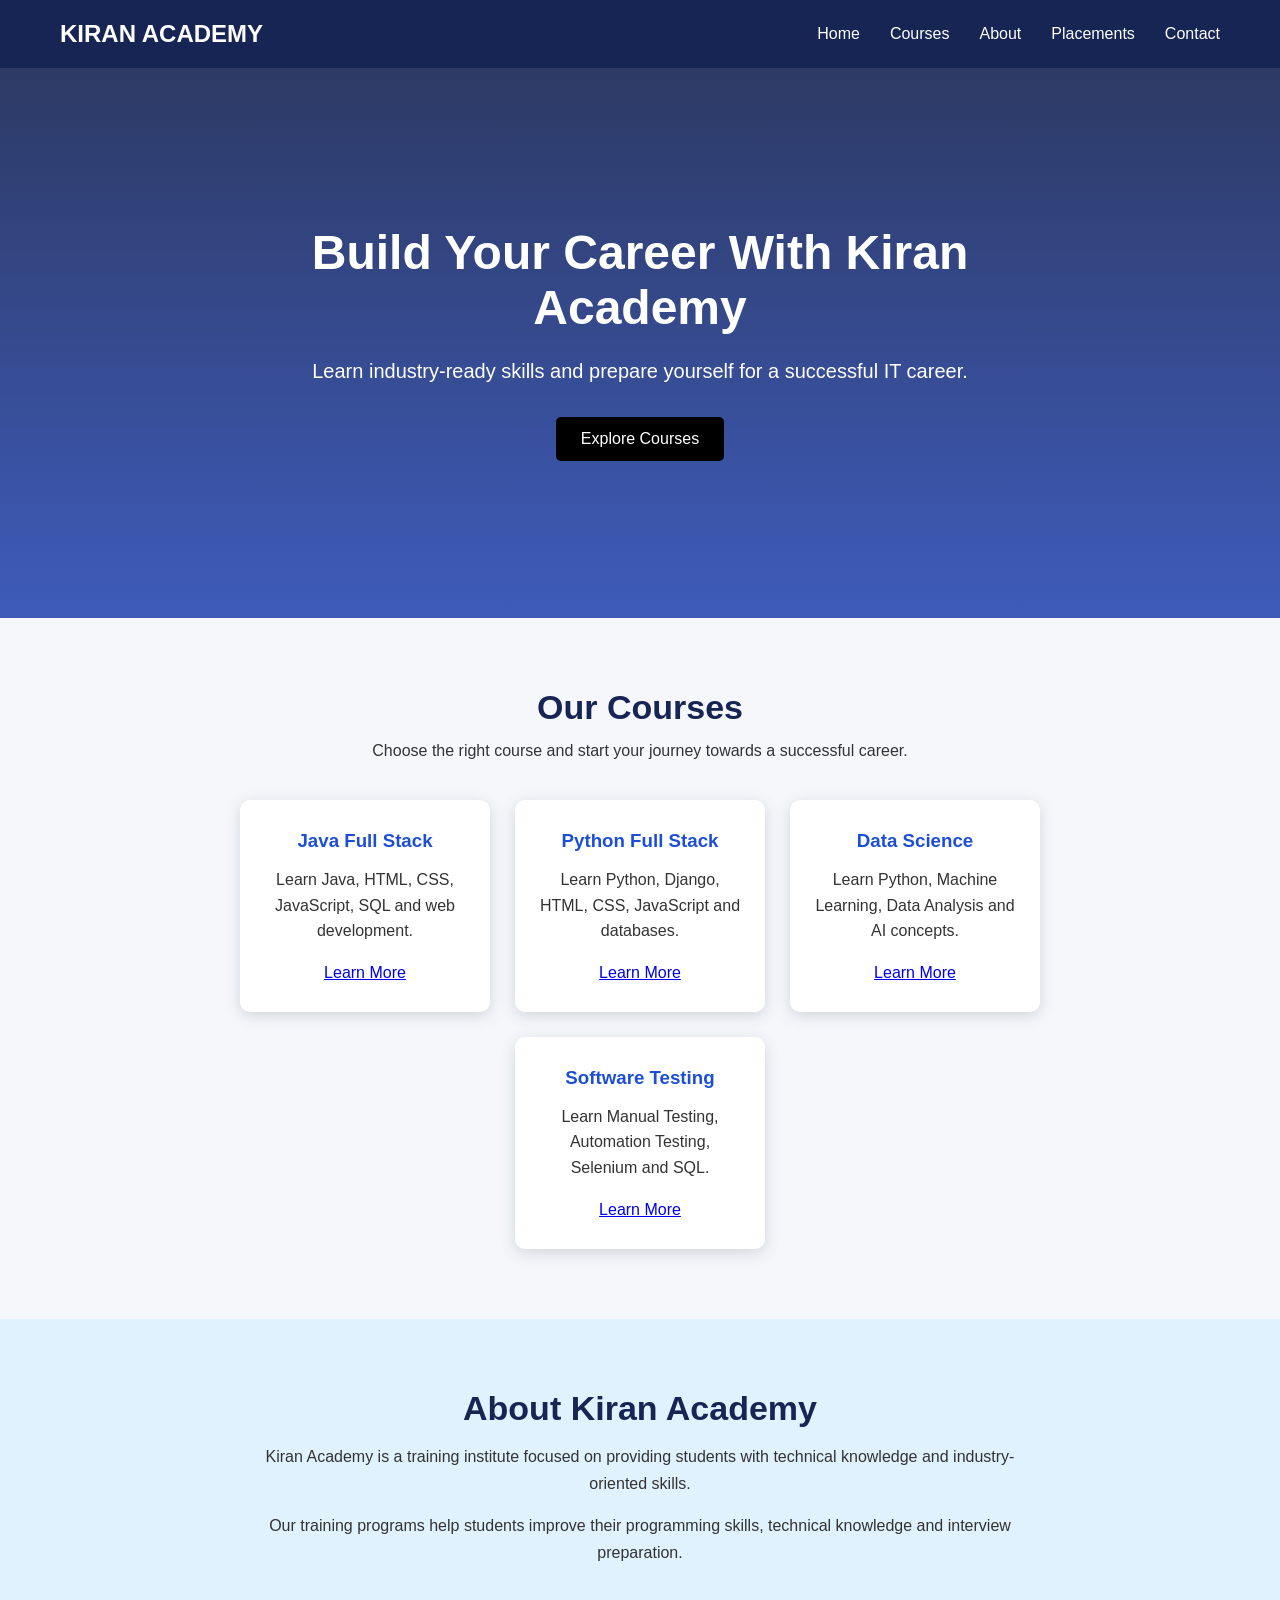
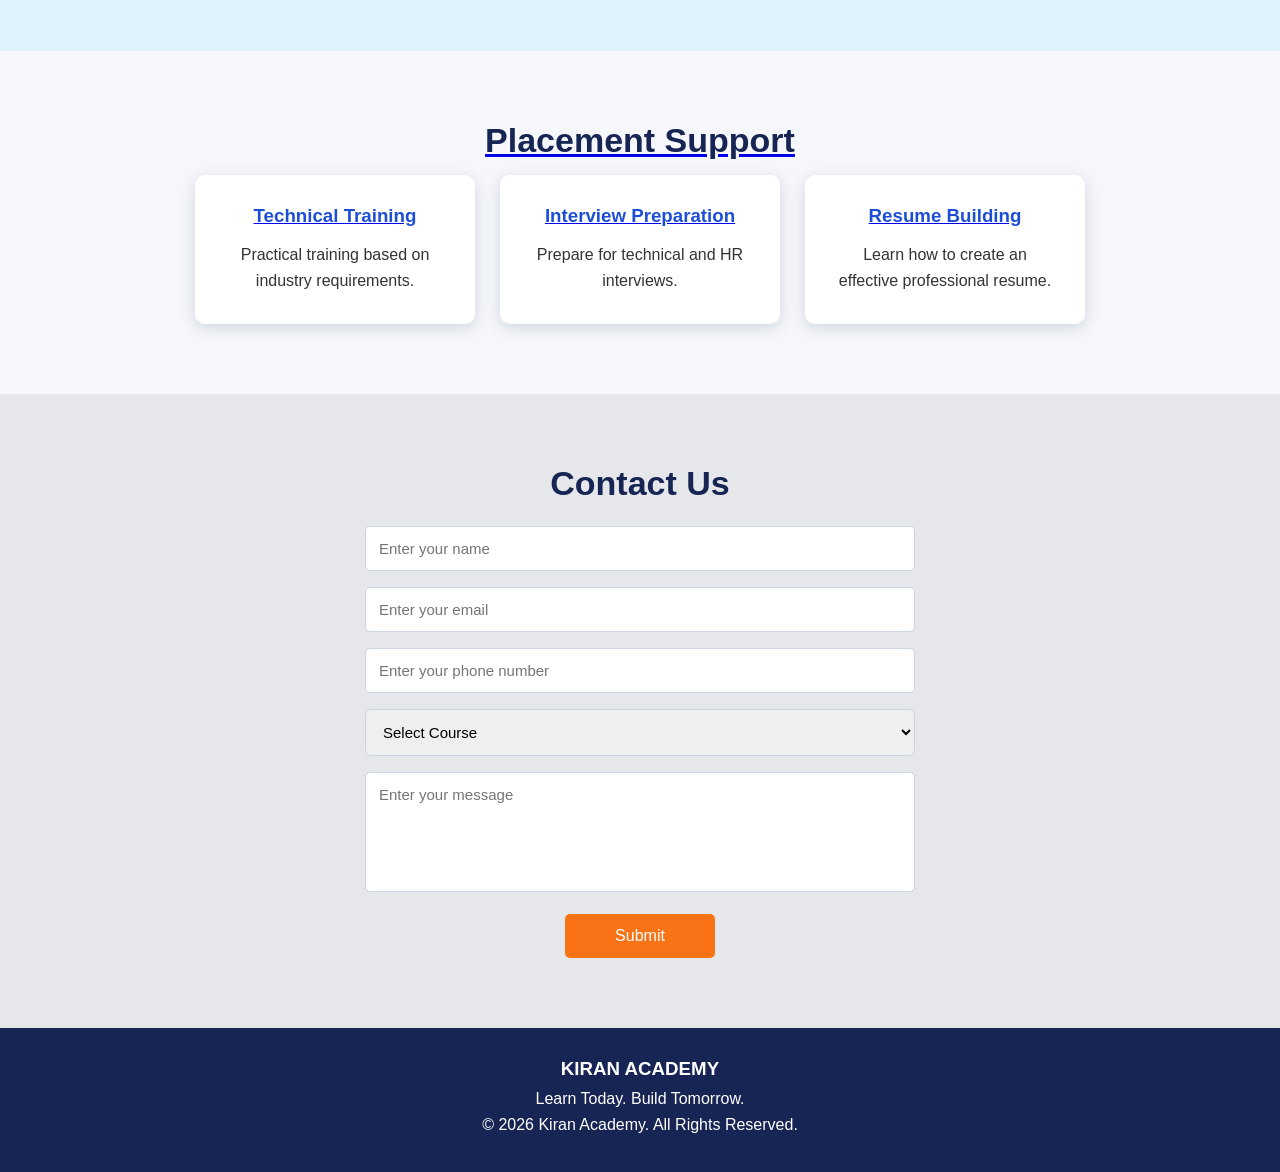
<file: index.html>
<!DOCTYPE html>
<html lang="en">
<head>
    <meta charset="UTF-8">
    <meta name="viewport" content="width=device-width, initial-scale=1.0">

    <title>Kiran Academy</title>

    <link rel="stylesheet" href="style.css">
</head>

<body>

    <!-- Navigation Bar -->
    <header>
        <nav>
            <div class="logo">
                KIRAN ACADEMY
            </div>

            <ul>
                <li><a href="#home">Home</a></li>
                <li><a href="#courses">Courses</a></li>
                <li><a href="#about">About</a></li>
                <li><a href="#placements">Placements</a></li>
                <li><a href="#contact">Contact</a></li>
            </ul>
        </nav>
    </header>


    <!-- Home Section -->
    <section id="home" class="hero">

        <div class="hero-content">

            <h1>Build Your Career With Kiran Academy</h1>

            <p>
                Learn industry-ready skills and prepare yourself
                for a successful IT career.
            </p>

            <a href="#courses" class="explore-btn">Explore Courses</a>

        </div>

    </section>


    <!-- Courses Section -->
    <section id="courses">

        <h2>Our Courses</h2>

        <p class="section-text">
            Choose the right course and start your journey towards
            a successful career.
        </p>


        <div class="course-container">

            <div class="course-card">
                <h3>Java Full Stack</h3>

                <p>
                    Learn Java, HTML, CSS, JavaScript,
                    SQL and web development.
                </p>

            <a href="java.html" class="learn-btn">Learn More</a>
            </div>


            <div class="course-card">
                <h3>Python Full Stack</h3>

                <p>
                    Learn Python, Django, HTML, CSS,
                    JavaScript and databases.
                </p>

             <a href="python.html" class="learn-btn">Learn More</a>   
            </div>


            <div class="course-card">
                <h3>Data Science</h3>

                <p>
                    Learn Python, Machine Learning,
                    Data Analysis and AI concepts.
                </p>

                <a href="python.html" class="learn-btn">Learn More</a>
            </div>


            <div class="course-card">
                <h3>Software Testing</h3>

                <p>
                    Learn Manual Testing, Automation Testing,
                    Selenium and SQL.
                </p>

                <a href="software-testing.html" class="learn-btn">Learn More</a>
            </div>

        </div>

    </section>


    <!-- About Section -->
    <section id="about" class="about">

        <h2>About Kiran Academy</h2>

        <p>
            Kiran Academy is a training institute focused on
            providing students with technical knowledge and
            industry-oriented skills.
        </p>

        <p>
            Our training programs help students improve their
            programming skills, technical knowledge and interview
            preparation.
        </p>

    </section>


    <!-- Placement Section -->
    <section id="placements">

      <a href="placement.html" class="placement-link">
    <h2>Placement Support</h2>
</a>  

        <div class="placement-container">

            <div class="placement-box">
                <a href="technical-training.html" class="placement-link">
    <h3>Technical Training</h3>
</a>
                <p>
                    Practical training based on industry requirements.
                </p>
            </div>

            <div class="placement-box">
                <a href="interview-preparation.html" class="placement-link">
    <h3>Interview Preparation</h3>
</a>
                <p>
                    Prepare for technical and HR interviews.
                </p>
            </div>

            <div class="placement-box">
                <a href="resume-building.html" class="placement-link">
    <h3>Resume Building</h3>
</a>
                <p>
                    Learn how to create an effective professional resume.
                </p>
            </div>

        </div>

    </section>


    <!-- Contact Section -->
    <section id="contact" class="contact">

        <h2>Contact Us</h2>

        <form>

            <input type="text" placeholder="Enter your name">

            <input type="email" placeholder="Enter your email">

            <input type="tel" placeholder="Enter your phone number">

            <select>
                <option>Select Course</option>
                <option>Java Full Stack</option>
                <option>Python Full Stack</option>
                <option>Data Science</option>
                <option>Software Testing</option>
            </select>

            <textarea placeholder="Enter your message"></textarea>

            <button type="submit">Submit</button>

        </form>

    </section>


    <!-- Footer -->
    <footer>

        <h3>KIRAN ACADEMY</h3>

        <p>
            Learn Today. Build Tomorrow.
        </p>

        <p>
            © 2026 Kiran Academy. All Rights Reserved.
        </p>

    </footer>

</body>
</html>
</file>
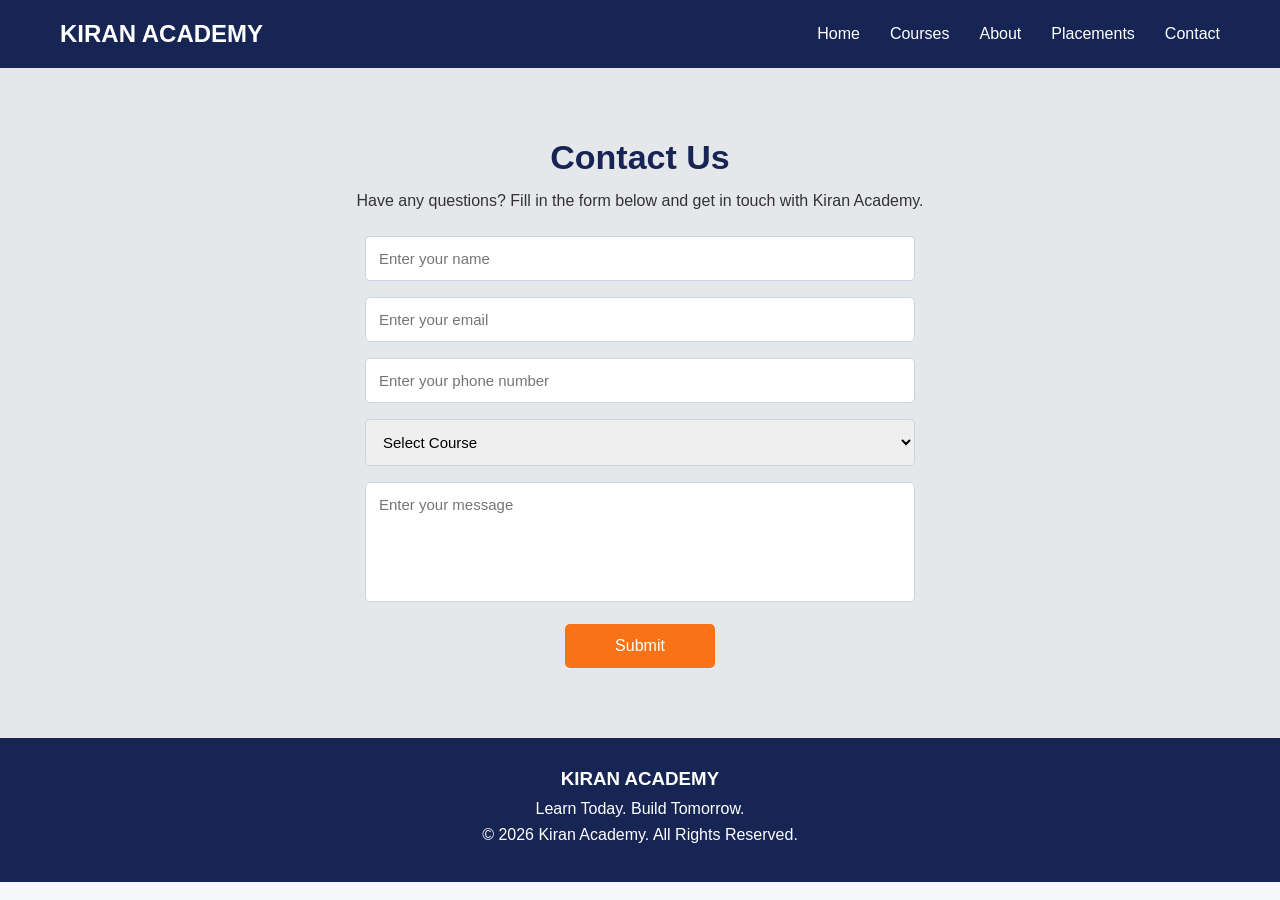
<file: contact.html>
<!DOCTYPE html>
<html lang="en">

<head>
    <meta charset="UTF-8">
    <meta name="viewport" content="width=device-width, initial-scale=1.0">

    <title>Contact Us - Kiran Academy</title>

    <link rel="stylesheet" href="style.css">
</head>

<body>

    <!-- Navigation Bar -->
    <header>
        <nav>

            <div class="logo">
                KIRAN ACADEMY
            </div>

            <ul>
                <li><a href="index.html">Home</a></li>
                <li><a href="index.html#courses">Courses</a></li>
                <li><a href="index.html#about">About</a></li>
                <li><a href="index.html#placements">Placements</a></li>
                <li><a href="contact.html">Contact</a></li>
            </ul>

        </nav>
    </header>


    <!-- Contact Section -->
    <section class="contact">

        <h2>Contact Us</h2>

        <p>
            Have any questions? Fill in the form below
            and get in touch with Kiran Academy.
        </p>

        <br>

        <form>

            <input type="text" placeholder="Enter your name" required>

            <input type="email" placeholder="Enter your email" required>

            <input type="tel" placeholder="Enter your phone number" required>

            <select required>
                <option value="">Select Course</option>
                <option>Java Full Stack</option>
                <option>Python Full Stack</option>
                <option>Data Science</option>
                <option>Software Testing</option>
            </select>

            <textarea placeholder="Enter your message" required></textarea>

            <button type="submit">Submit</button>

        </form>

    </section>


    <!-- Footer -->
    <footer>

        <h3>KIRAN ACADEMY</h3>

        <p>Learn Today. Build Tomorrow.</p>

        <p>© 2026 Kiran Academy. All Rights Reserved.</p>

    </footer>

</body>

</html>
</file>
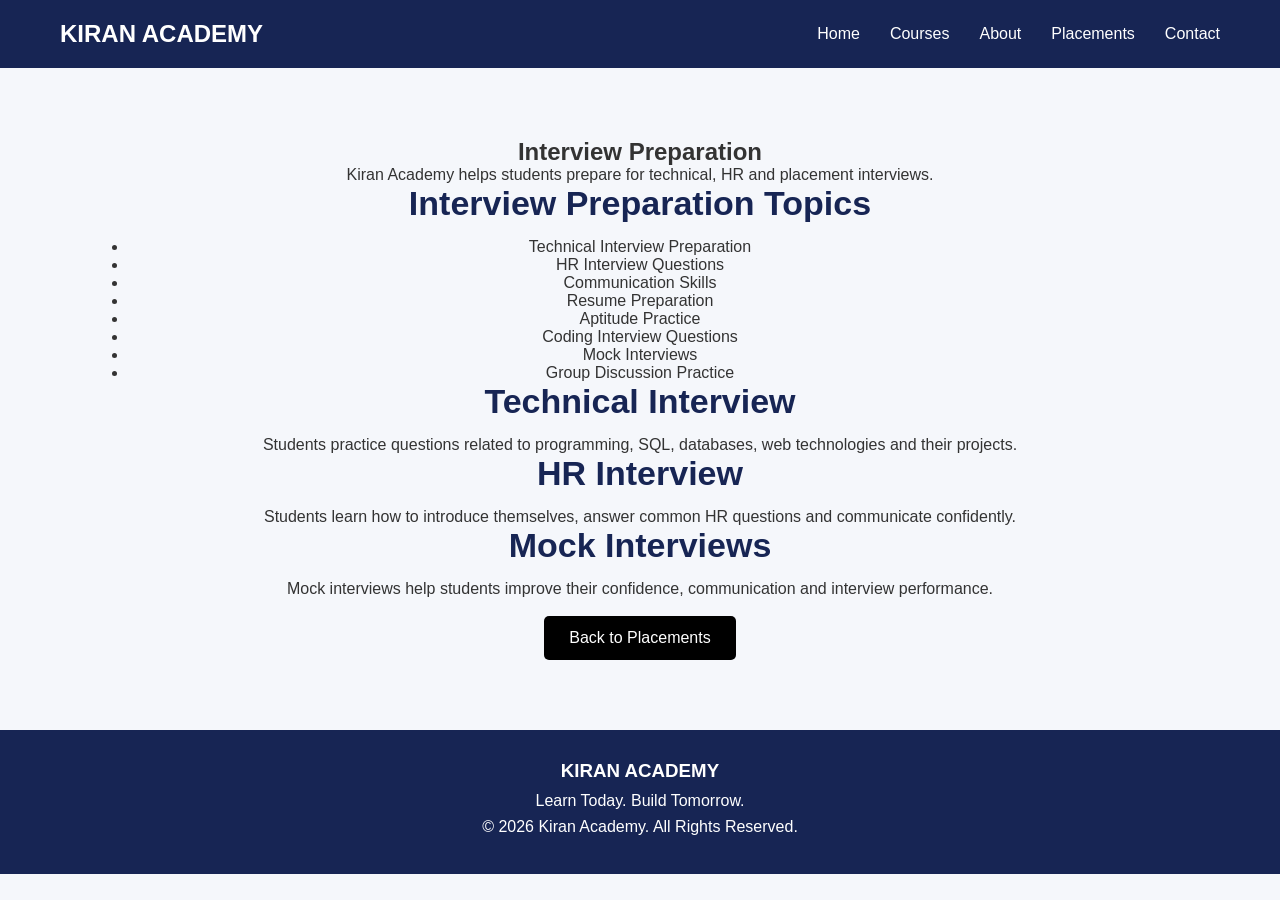
<file: interview-preparation.html>
<!DOCTYPE html>
<html lang="en">

<head>
    <meta charset="UTF-8">
    <meta name="viewport" content="width=device-width, initial-scale=1.0">

    <title>Interview Preparation - Kiran Academy</title>

    <link rel="stylesheet" href="style.css">
</head>

<body>

    <!-- Navigation Bar -->
    <header>
        <nav>

            <div class="logo">
                KIRAN ACADEMY
            </div>

            <ul>
                <li><a href="index.html">Home</a></li>
                <li><a href="index.html#courses">Courses</a></li>
                <li><a href="index.html#about">About</a></li>
                <li><a href="index.html#placements">Placements</a></li>
                <li><a href="index.html#contact">Contact</a></li>
            </ul>

        </nav>
    </header>


    <!-- Interview Preparation -->
    <section class="course-details">

        <h1>Interview Preparation</h1>

        <p>
            Kiran Academy helps students prepare for technical,
            HR and placement interviews.
        </p>


        <h2>Interview Preparation Topics</h2>

        <ul>
            <li>Technical Interview Preparation</li>
            <li>HR Interview Questions</li>
            <li>Communication Skills</li>
            <li>Resume Preparation</li>
            <li>Aptitude Practice</li>
            <li>Coding Interview Questions</li>
            <li>Mock Interviews</li>
            <li>Group Discussion Practice</li>
        </ul>


        <h2>Technical Interview</h2>

        <p>
            Students practice questions related to programming,
            SQL, databases, web technologies and their projects.
        </p>


        <h2>HR Interview</h2>

        <p>
            Students learn how to introduce themselves,
            answer common HR questions and communicate confidently.
        </p>


        <h2>Mock Interviews</h2>

        <p>
            Mock interviews help students improve their confidence,
            communication and interview performance.
        </p>


        <br>

        <a href="index.html#placements" class="explore-btn">
            Back to Placements
        </a>

    </section>


    <!-- Footer -->
    <footer>

        <h3>KIRAN ACADEMY</h3>

        <p>Learn Today. Build Tomorrow.</p>

        <p>© 2026 Kiran Academy. All Rights Reserved.</p>

    </footer>

</body>

</html>
</file>
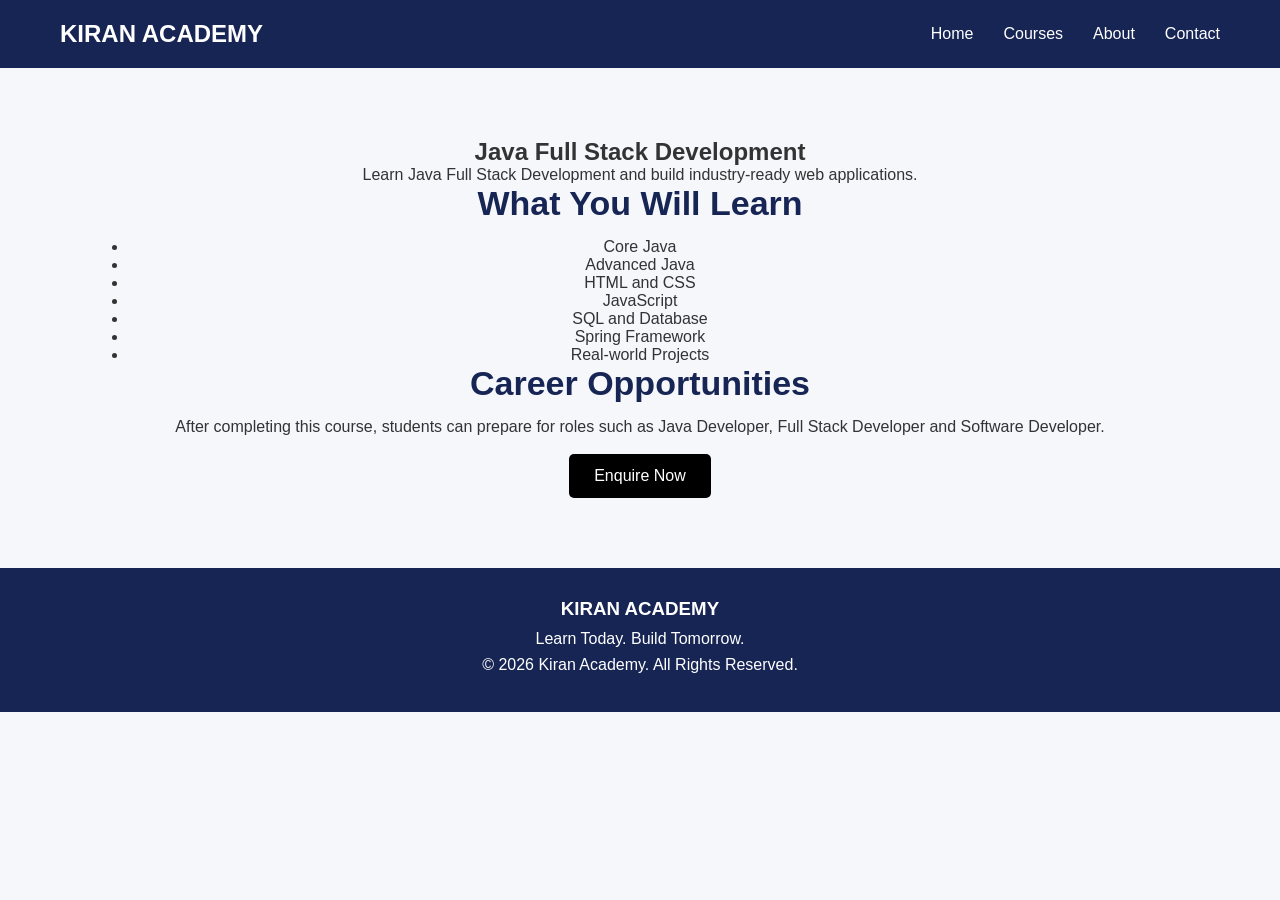
<file: java.html>
<!DOCTYPE html>
<html lang="en">

<head>
    <meta charset="UTF-8">
    <meta name="viewport" content="width=device-width, initial-scale=1.0">
    <title>Java Full Stack - Kiran Academy</title>

    <link rel="stylesheet" href="style.css">
</head>

<body>

    <header>
        <nav>
            <div class="logo">KIRAN ACADEMY</div>

            <ul>
                <li><a href="index.html">Home</a></li>
                <li><a href="index.html#courses">Courses</a></li>
                <li><a href="index.html#about">About</a></li>
                <li><a href="index.html#contact">Contact</a></li>
            </ul>
        </nav>
    </header>


    <section class="course-details">

        <h1>Java Full Stack Development</h1>

        <p>
            Learn Java Full Stack Development and build
            industry-ready web applications.
        </p>

        <h2>What You Will Learn</h2>

        <ul>
            <li>Core Java</li>
            <li>Advanced Java</li>
            <li>HTML and CSS</li>
            <li>JavaScript</li>
            <li>SQL and Database</li>
            <li>Spring Framework</li>
            <li>Real-world Projects</li>
        </ul>

        <h2>Career Opportunities</h2>

        <p>
            After completing this course, students can prepare
            for roles such as Java Developer, Full Stack Developer
            and Software Developer.
        </p>

        <br>

        <a href="index.html#contact" class="explore-btn">
            Enquire Now
        </a>

    </section>


    <footer>
        <h3>KIRAN ACADEMY</h3>
        <p>Learn Today. Build Tomorrow.</p>
        <p>© 2026 Kiran Academy. All Rights Reserved.</p>
    </footer>

</body>
</html>
</file>
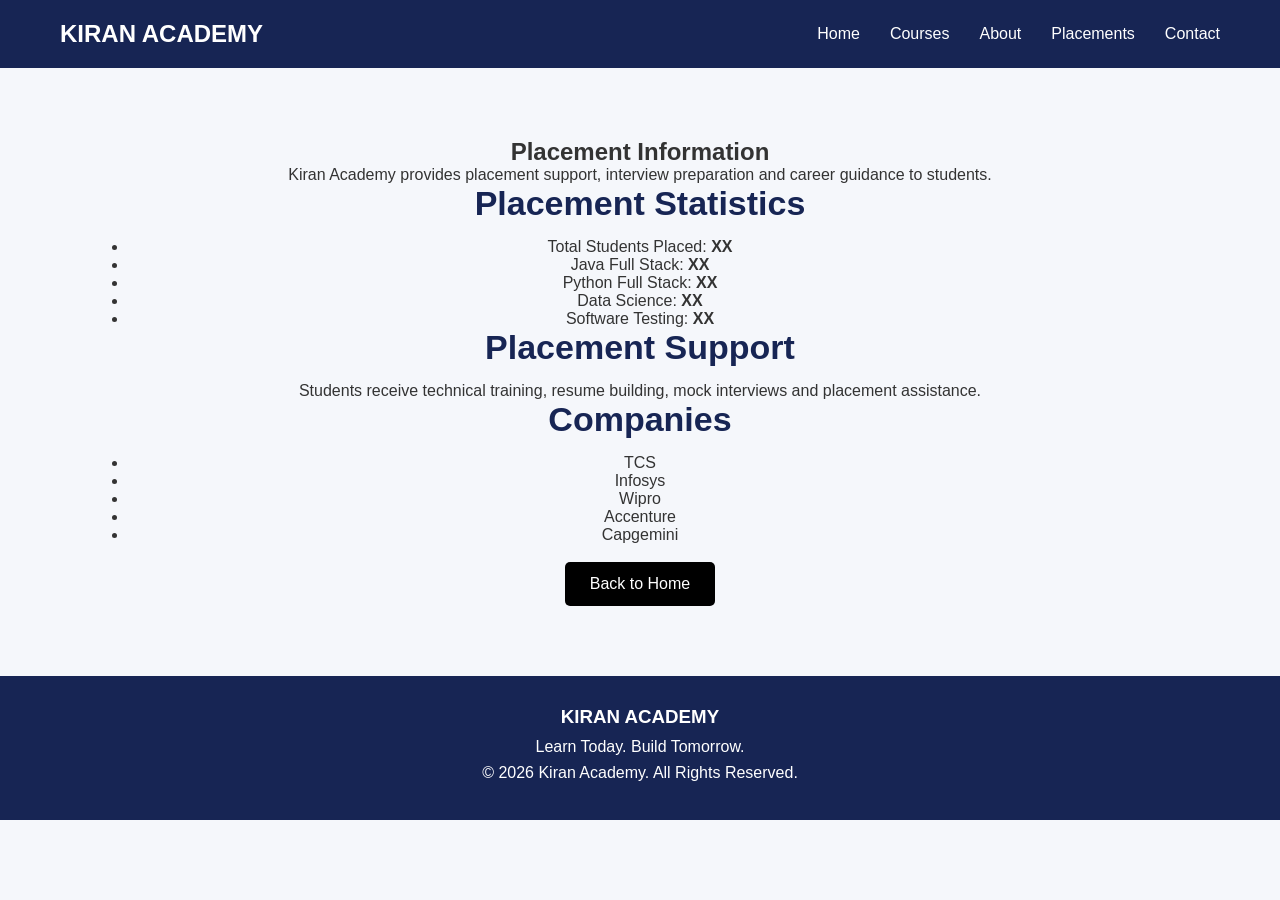
<file: placement.html>
<!DOCTYPE html>
<html lang="en">

<head>
    <meta charset="UTF-8">
    <meta name="viewport" content="width=device-width, initial-scale=1.0">

    <title>Placements - Kiran Academy</title>

    <link rel="stylesheet" href="style.css">
</head>

<body>

    <!-- Navigation Bar -->
    <header>
        <nav>

            <div class="logo">
                KIRAN ACADEMY
            </div>

            <ul>
                <li><a href="index.html">Home</a></li>
                <li><a href="index.html#courses">Courses</a></li>
                <li><a href="index.html#about">About</a></li>
                <li><a href="index.html#placements">Placements</a></li>
                <li><a href="index.html#contact">Contact</a></li>
            </ul>

        </nav>
    </header>


    <!-- Placement Details -->
    <section class="course-details">

        <h1>Placement Information</h1>

        <p>
            Kiran Academy provides placement support,
            interview preparation and career guidance to students.
        </p>


        <h2>Placement Statistics</h2>

        <ul>
            <li>Total Students Placed: <b>XX</b></li>
            <li>Java Full Stack: <b>XX</b></li>
            <li>Python Full Stack: <b>XX</b></li>
            <li>Data Science: <b>XX</b></li>
            <li>Software Testing: <b>XX</b></li>
        </ul>


        <h2>Placement Support</h2>

        <p>
            Students receive technical training, resume building,
            mock interviews and placement assistance.
        </p>
<h2>Companies</h2>

<ul>
    <li>TCS</li>
    <li>Infosys</li>
    <li>Wipro</li>
    <li>Accenture</li>
    <li>Capgemini</li>
</ul>

        

        <br>

        <a href="index.html" class="explore-btn">
            Back to Home
        </a>

    </section>


    <!-- Footer -->
    <footer>

        <h3>KIRAN ACADEMY</h3>

        <p>Learn Today. Build Tomorrow.</p>

        <p>© 2026 Kiran Academy. All Rights Reserved.</p>

    </footer>

</body>

</html>
</file>
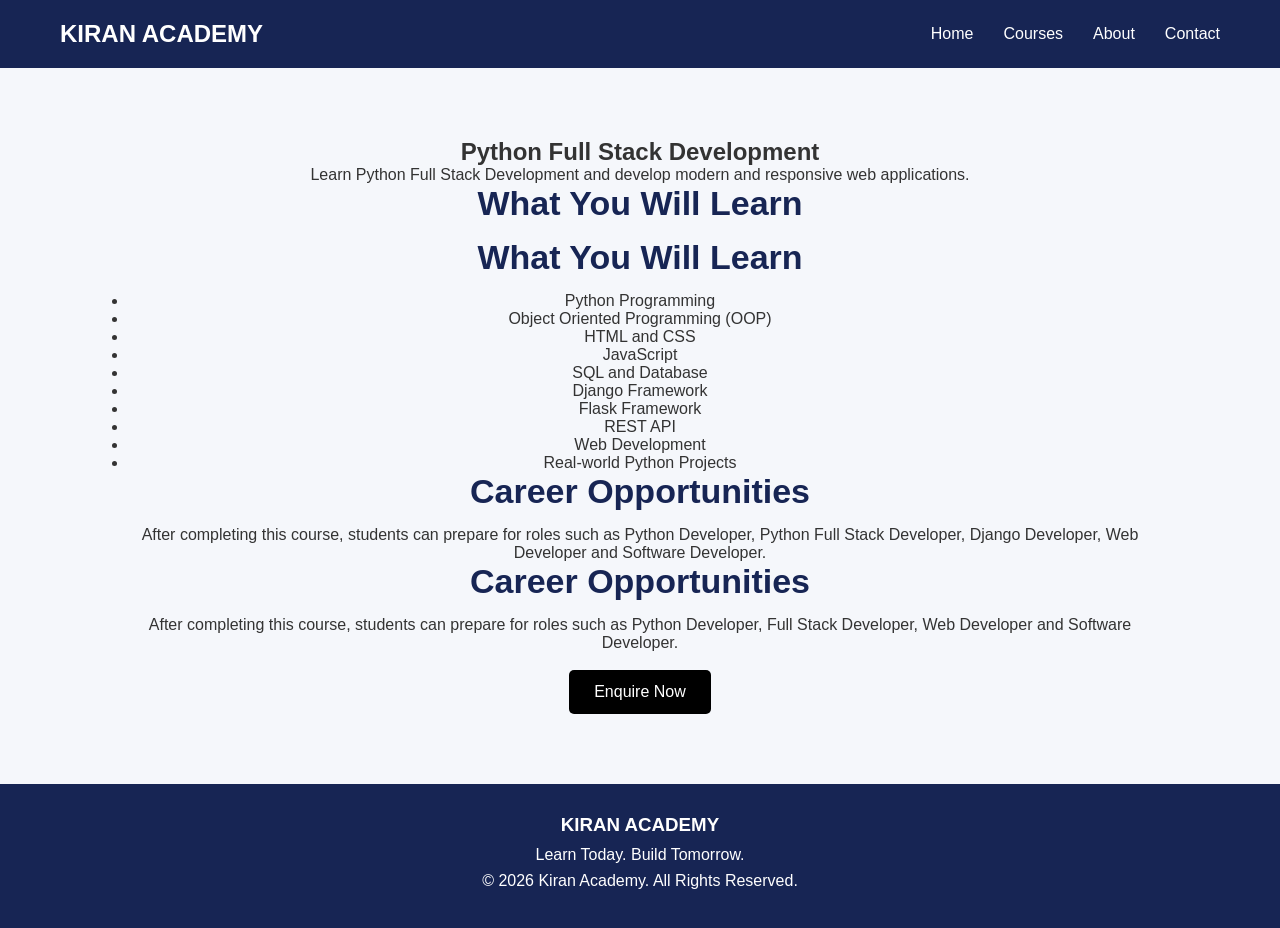
<file: python.html>
<!DOCTYPE html>
<html lang="en">

<head>
    <meta charset="UTF-8">
    <meta name="viewport" content="width=device-width, initial-scale=1.0">

    <title>Python Full Stack - Kiran Academy</title>

    <link rel="stylesheet" href="style.css">
</head>

<body>

    <!-- Navigation Bar -->

    <header>
        <nav>

            <div class="logo">
                KIRAN ACADEMY
            </div>

            <ul>
                <li><a href="index.html">Home</a></li>
                <li><a href="index.html#courses">Courses</a></li>
                <li><a href="index.html#about">About</a></li>
                <li><a href="index.html#contact">Contact</a></li>
            </ul>

        </nav>
    </header>


    <!-- Course Details -->

    <section class="course-details">

        <h1>Python Full Stack Development</h1>

        <p>
            Learn Python Full Stack Development and develop
            modern and responsive web applications.
        </p>


        <h2>What You Will Learn</h2>

        <h2>What You Will Learn</h2>

<ul>
    <li>Python Programming</li>
    <li>Object Oriented Programming (OOP)</li>
    <li>HTML and CSS</li>
    <li>JavaScript</li>
    <li>SQL and Database</li>
    <li>Django Framework</li>
    <li>Flask Framework</li>
    <li>REST API</li>
    <li>Web Development</li>
    <li>Real-world Python Projects</li>
</ul>

<h2>Career Opportunities</h2>

<p>
    After completing this course, students can prepare
    for roles such as Python Developer, Python Full Stack Developer,
    Django Developer, Web Developer and Software Developer.
</p>


        <h2>Career Opportunities</h2>

        <p>
            After completing this course, students can prepare
            for roles such as Python Developer, Full Stack Developer,
            Web Developer and Software Developer.
        </p>


        <br>


        <a href="index.html#contact" class="explore-btn">
            Enquire Now
        </a>

    </section>


    <!-- Footer -->

    <footer>

        <h3>KIRAN ACADEMY</h3>

        <p>Learn Today. Build Tomorrow.</p>

        <p>© 2026 Kiran Academy. All Rights Reserved.</p>

    </footer>

</body>

</html>
</file>
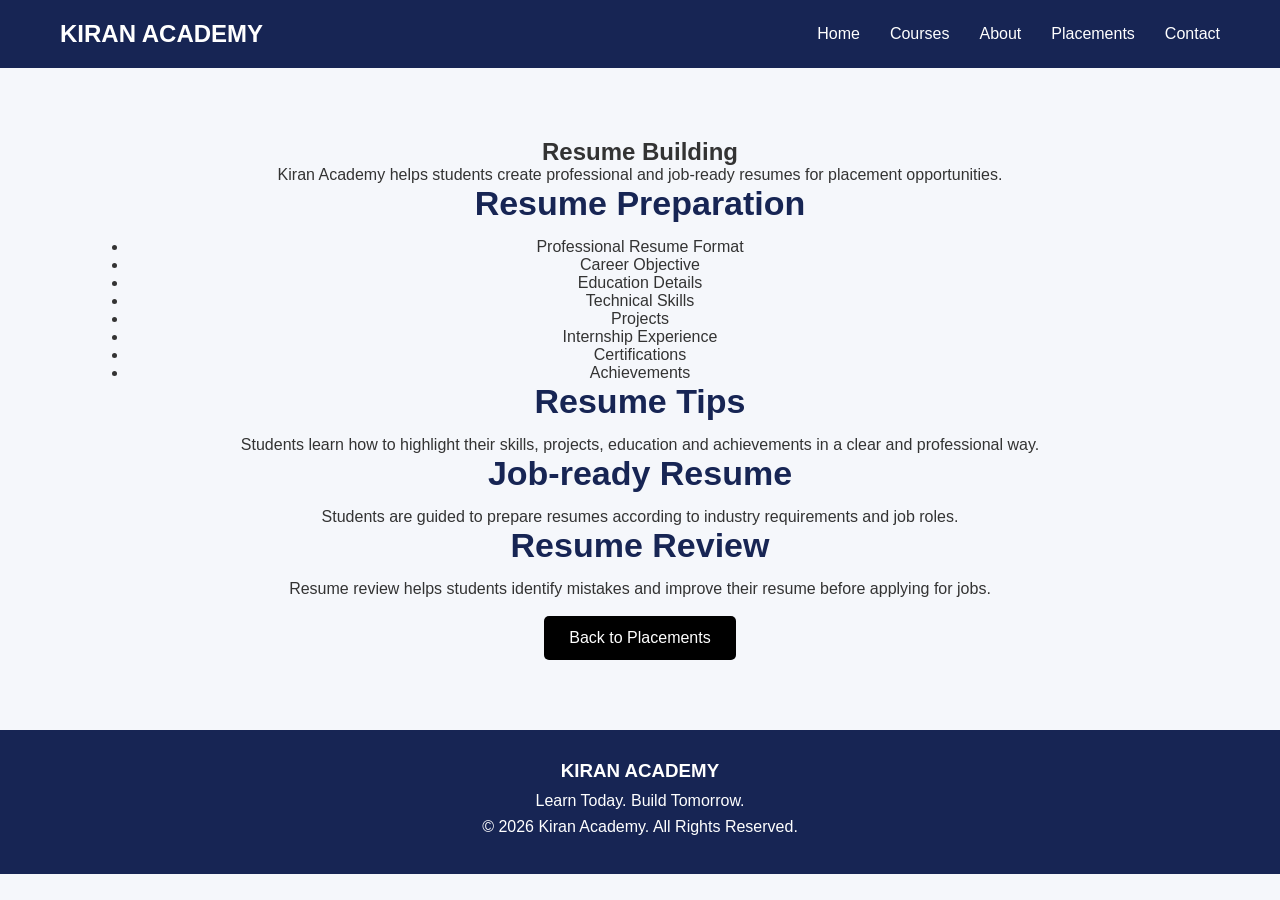
<file: resume-building.html>
<!DOCTYPE html>
<html lang="en">

<head>
    <meta charset="UTF-8">
    <meta name="viewport" content="width=device-width, initial-scale=1.0">

    <title>Resume Building - Kiran Academy</title>

    <link rel="stylesheet" href="style.css">
</head>

<body>

    <!-- Navigation Bar -->
    <header>
        <nav>

            <div class="logo">
                KIRAN ACADEMY
            </div>

            <ul>
                <li><a href="index.html">Home</a></li>
                <li><a href="index.html#courses">Courses</a></li>
                <li><a href="index.html#about">About</a></li>
                <li><a href="index.html#placements">Placements</a></li>
                <li><a href="index.html#contact">Contact</a></li>
            </ul>

        </nav>
    </header>


    <!-- Resume Building -->
    <section class="course-details">

        <h1>Resume Building</h1>

        <p>
            Kiran Academy helps students create professional and
            job-ready resumes for placement opportunities.
        </p>


        <h2>Resume Preparation</h2>

        <ul>
            <li>Professional Resume Format</li>
            <li>Career Objective</li>
            <li>Education Details</li>
            <li>Technical Skills</li>
            <li>Projects</li>
            <li>Internship Experience</li>
            <li>Certifications</li>
            <li>Achievements</li>
        </ul>


        <h2>Resume Tips</h2>

        <p>
            Students learn how to highlight their skills, projects,
            education and achievements in a clear and professional way.
        </p>


        <h2>Job-ready Resume</h2>

        <p>
            Students are guided to prepare resumes according to
            industry requirements and job roles.
        </p>


        <h2>Resume Review</h2>

        <p>
            Resume review helps students identify mistakes and
            improve their resume before applying for jobs.
        </p>


        <br>

        <a href="index.html#placements" class="explore-btn">
            Back to Placements
        </a>

    </section>


    <!-- Footer -->
    <footer>

        <h3>KIRAN ACADEMY</h3>

        <p>Learn Today. Build Tomorrow.</p>

        <p>© 2026 Kiran Academy. All Rights Reserved.</p>

    </footer>

</body>

</html>
</file>
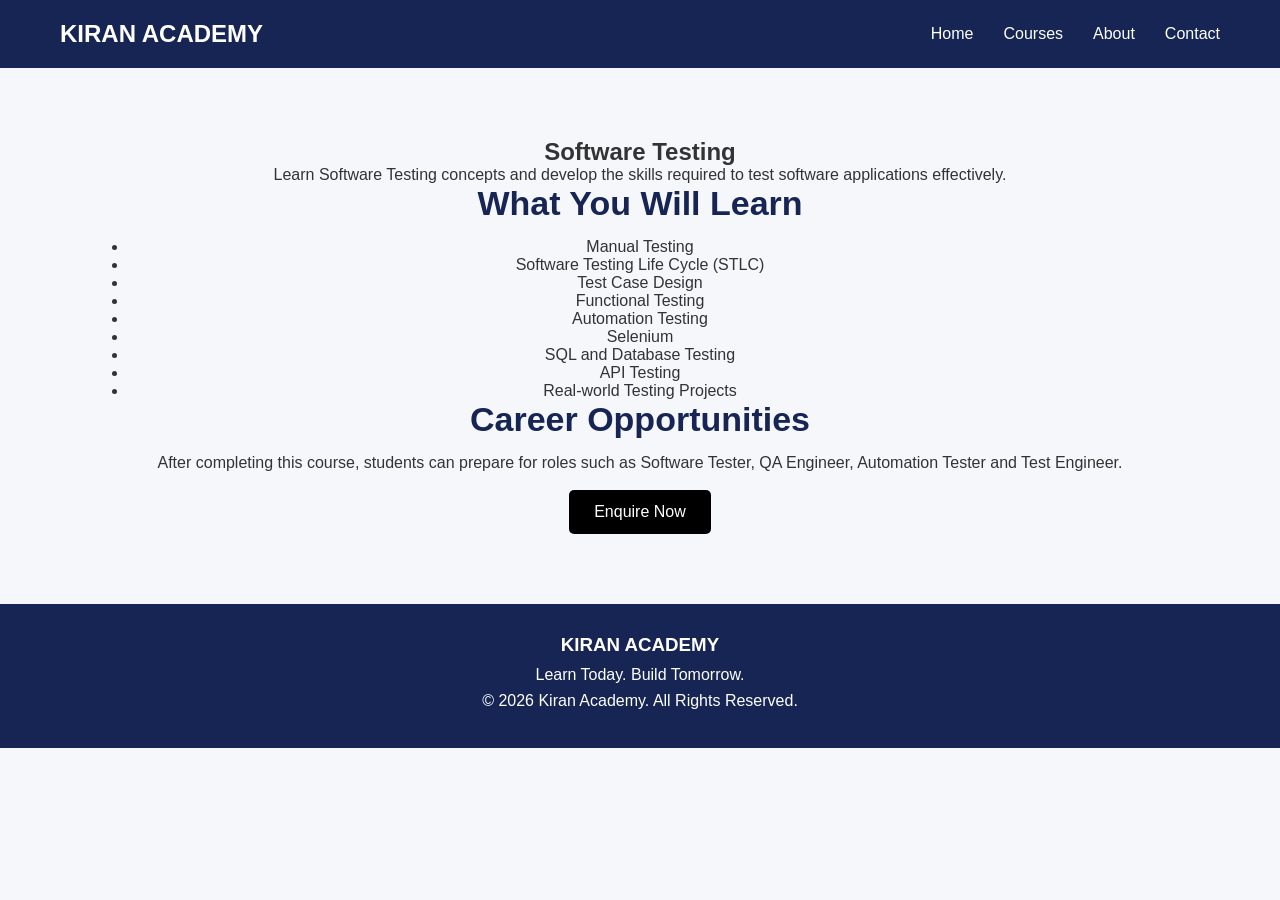
<file: software-testing.html>
<!DOCTYPE html>
<html lang="en">

<head>
    <meta charset="UTF-8">
    <meta name="viewport" content="width=device-width, initial-scale=1.0">

    <title>Software Testing - Kiran Academy</title>

    <link rel="stylesheet" href="style.css">
</head>

<body>

    <header>
        <nav>

            <div class="logo">
                KIRAN ACADEMY
            </div>

            <ul>
                <li><a href="index.html">Home</a></li>
                <li><a href="index.html#courses">Courses</a></li>
                <li><a href="index.html#about">About</a></li>
                <li><a href="index.html#contact">Contact</a></li>
            </ul>

        </nav>
    </header>


    <section class="course-details">

        <h1>Software Testing</h1>

        <p>
            Learn Software Testing concepts and develop the skills
            required to test software applications effectively.
        </p>


        <h2>What You Will Learn</h2>

        <ul>
            <li>Manual Testing</li>
            <li>Software Testing Life Cycle (STLC)</li>
            <li>Test Case Design</li>
            <li>Functional Testing</li>
            <li>Automation Testing</li>
            <li>Selenium</li>
            <li>SQL and Database Testing</li>
            <li>API Testing</li>
            <li>Real-world Testing Projects</li>
        </ul>


        <h2>Career Opportunities</h2>

        <p>
            After completing this course, students can prepare
            for roles such as Software Tester, QA Engineer,
            Automation Tester and Test Engineer.
        </p>


        <br>

        <a href="index.html#contact" class="explore-btn">
            Enquire Now
        </a>

    </section>


    <footer>

        <h3>KIRAN ACADEMY</h3>

        <p>Learn Today. Build Tomorrow.</p>

        <p>© 2026 Kiran Academy. All Rights Reserved.</p>

    </footer>

</body>

</html>
</file>
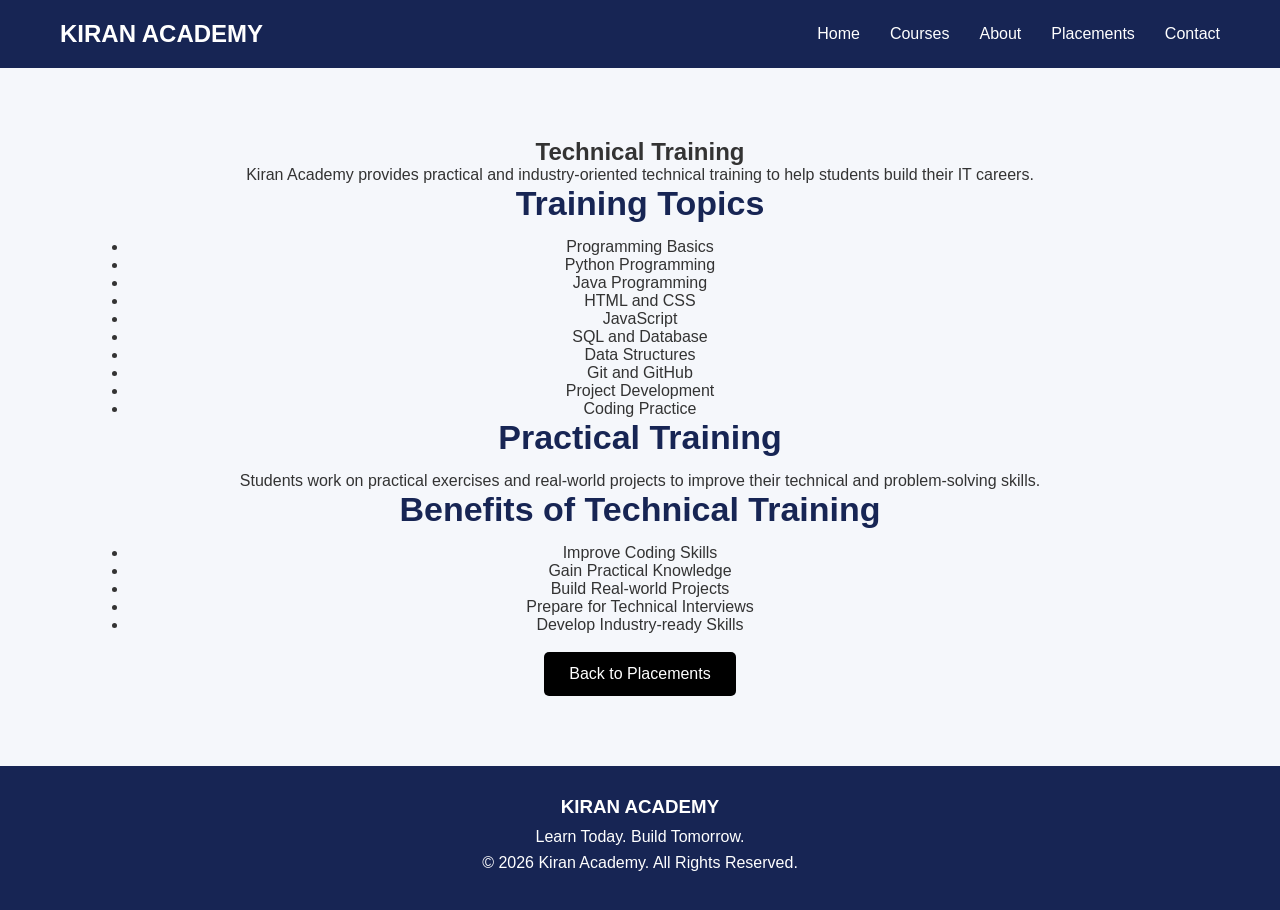
<file: technical-training.html>
<!DOCTYPE html>
<html lang="en">

<head>
    <meta charset="UTF-8">
    <meta name="viewport" content="width=device-width, initial-scale=1.0">

    <title>Technical Training - Kiran Academy</title>

    <link rel="stylesheet" href="style.css">
</head>

<body>

    <!-- Navigation Bar -->
    <header>
        <nav>

            <div class="logo">
                KIRAN ACADEMY
            </div>

            <ul>
                <li><a href="index.html">Home</a></li>
                <li><a href="index.html#courses">Courses</a></li>
                <li><a href="index.html#about">About</a></li>
                <li><a href="index.html#placements">Placements</a></li>
                <li><a href="index.html#contact">Contact</a></li>
            </ul>

        </nav>
    </header>


    <!-- Technical Training -->
    <section class="course-details">

        <h1>Technical Training</h1>

        <p>
            Kiran Academy provides practical and industry-oriented
            technical training to help students build their IT careers.
        </p>


        <h2>Training Topics</h2>

        <ul>
            <li>Programming Basics</li>
            <li>Python Programming</li>
            <li>Java Programming</li>
            <li>HTML and CSS</li>
            <li>JavaScript</li>
            <li>SQL and Database</li>
            <li>Data Structures</li>
            <li>Git and GitHub</li>
            <li>Project Development</li>
            <li>Coding Practice</li>
        </ul>


        <h2>Practical Training</h2>

        <p>
            Students work on practical exercises and real-world projects
            to improve their technical and problem-solving skills.
        </p>


        <h2>Benefits of Technical Training</h2>

        <ul>
            <li>Improve Coding Skills</li>
            <li>Gain Practical Knowledge</li>
            <li>Build Real-world Projects</li>
            <li>Prepare for Technical Interviews</li>
            <li>Develop Industry-ready Skills</li>
        </ul>


        <br>

        <a href="index.html#placements" class="explore-btn">
            Back to Placements
        </a>

    </section>


    <!-- Footer -->
    <footer>

        <h3>KIRAN ACADEMY</h3>

        <p>Learn Today. Build Tomorrow.</p>

        <p>© 2026 Kiran Academy. All Rights Reserved.</p>

    </footer>

</body>

</html>
</file>
<file: style.css>
* {
    margin: 0;
    padding: 0;
    box-sizing: border-box;
    font-family: Arial, sans-serif;
}

html {
    scroll-behavior: smooth;
}

body {
    background-color: #f5f7fb;
    color: #333;
}


/* Navigation Bar */

header {
    background-color: #172554;
    padding: 20px 60px;
}

nav {
    display: flex;
    justify-content: space-between;
    align-items: center;
}

.logo {
    color: white;
    font-size: 24px;
    font-weight: bold;
}

nav ul {
    display: flex;
    list-style: none;
}

nav ul li {
    margin-left: 30px;
}

nav ul li a {
    text-decoration: none;
    color: white;
    font-size: 16px;
}

nav ul li a:hover {
    color: #38bdf8;
}


/* Home */

.hero {
    height: 550px;
    display: flex;
    justify-content: center;
    align-items: center;
    text-align: center;

    background: linear-gradient(
        rgba(23, 37, 84, 0.9),
        rgba(30, 64, 175, 0.85)
    );

    color: white;
}

.hero-content {
    max-width: 800px;
}

.hero h1 {
    font-size: 48px;
    margin-bottom: 20px;
}

.hero p {
    font-size: 20px;
    line-height: 1.6;
    margin-bottom: 30px;
}

button {
    background-color: #f97316;
    color: white;
    border: none;
    padding: 13px 25px;
    border-radius: 5px;
    cursor: pointer;
    font-size: 16px;
}

button:hover {
    background-color: #ea580c;
}


/* Common Sections */

section {
    padding: 70px 10%;
    text-align: center;
}

section h2 {
    color: #172554;
    font-size: 34px;
    margin-bottom: 15px;
}

.section-text {
    margin-bottom: 40px;
}


/* Courses */

.course-container {
    display: flex;
    justify-content: center;
    gap: 25px;
    flex-wrap: wrap;
}

.course-card {
    background-color: white;
    width: 250px;
    padding: 30px 20px;
    border-radius: 10px;

    box-shadow: 0 4px 15px #d1d5db;
}

.course-card h3 {
    color: #1d4ed8;
    margin-bottom: 15px;
}

.course-card p {
    line-height: 1.6;
    margin-bottom: 20px;
}


/* About */

.about {
    background-color: #e0f2fe;
}

.about p {
    max-width: 800px;
    margin: 15px auto;
    line-height: 1.7;
}


/* Placements */

.placement-container {
    display: flex;
    justify-content: center;
    gap: 25px;
    flex-wrap: wrap;
}

.placement-box {
    background-color: white;
    width: 280px;
    padding: 30px;
    border-radius: 10px;

    box-shadow: 0 4px 15px #d1d5db;
}

.placement-box h3 {
    color: #1d4ed8;
    margin-bottom: 15px;
}

.placement-box p {
    line-height: 1.6;
}


/* Contact */

.contact {
    background-color: #e5e7eb;
}

form {
    max-width: 550px;
    margin: auto;
}

input,
select,
textarea {
    width: 100%;
    padding: 13px;
    margin: 8px 0;

    border: 1px solid #cbd5e1;
    border-radius: 5px;
    font-size: 15px;
}

textarea {
    height: 120px;
    resize: none;
}

form button {
    margin-top: 10px;
    width: 150px;
}


/* Footer */

footer {
    background-color: #172554;
    color: white;
    text-align: center;
    padding: 30px;
}

footer h3 {
    margin-bottom: 10px;
}

footer p {
    margin: 8px;
}   
.explore-btn {
    display: inline-block;
    background-color: Black;
    color: white;
    padding: 13px 25px;
    border-radius: 5px;
    text-decoration: none;
    font-size: 16px;
}
</file>
